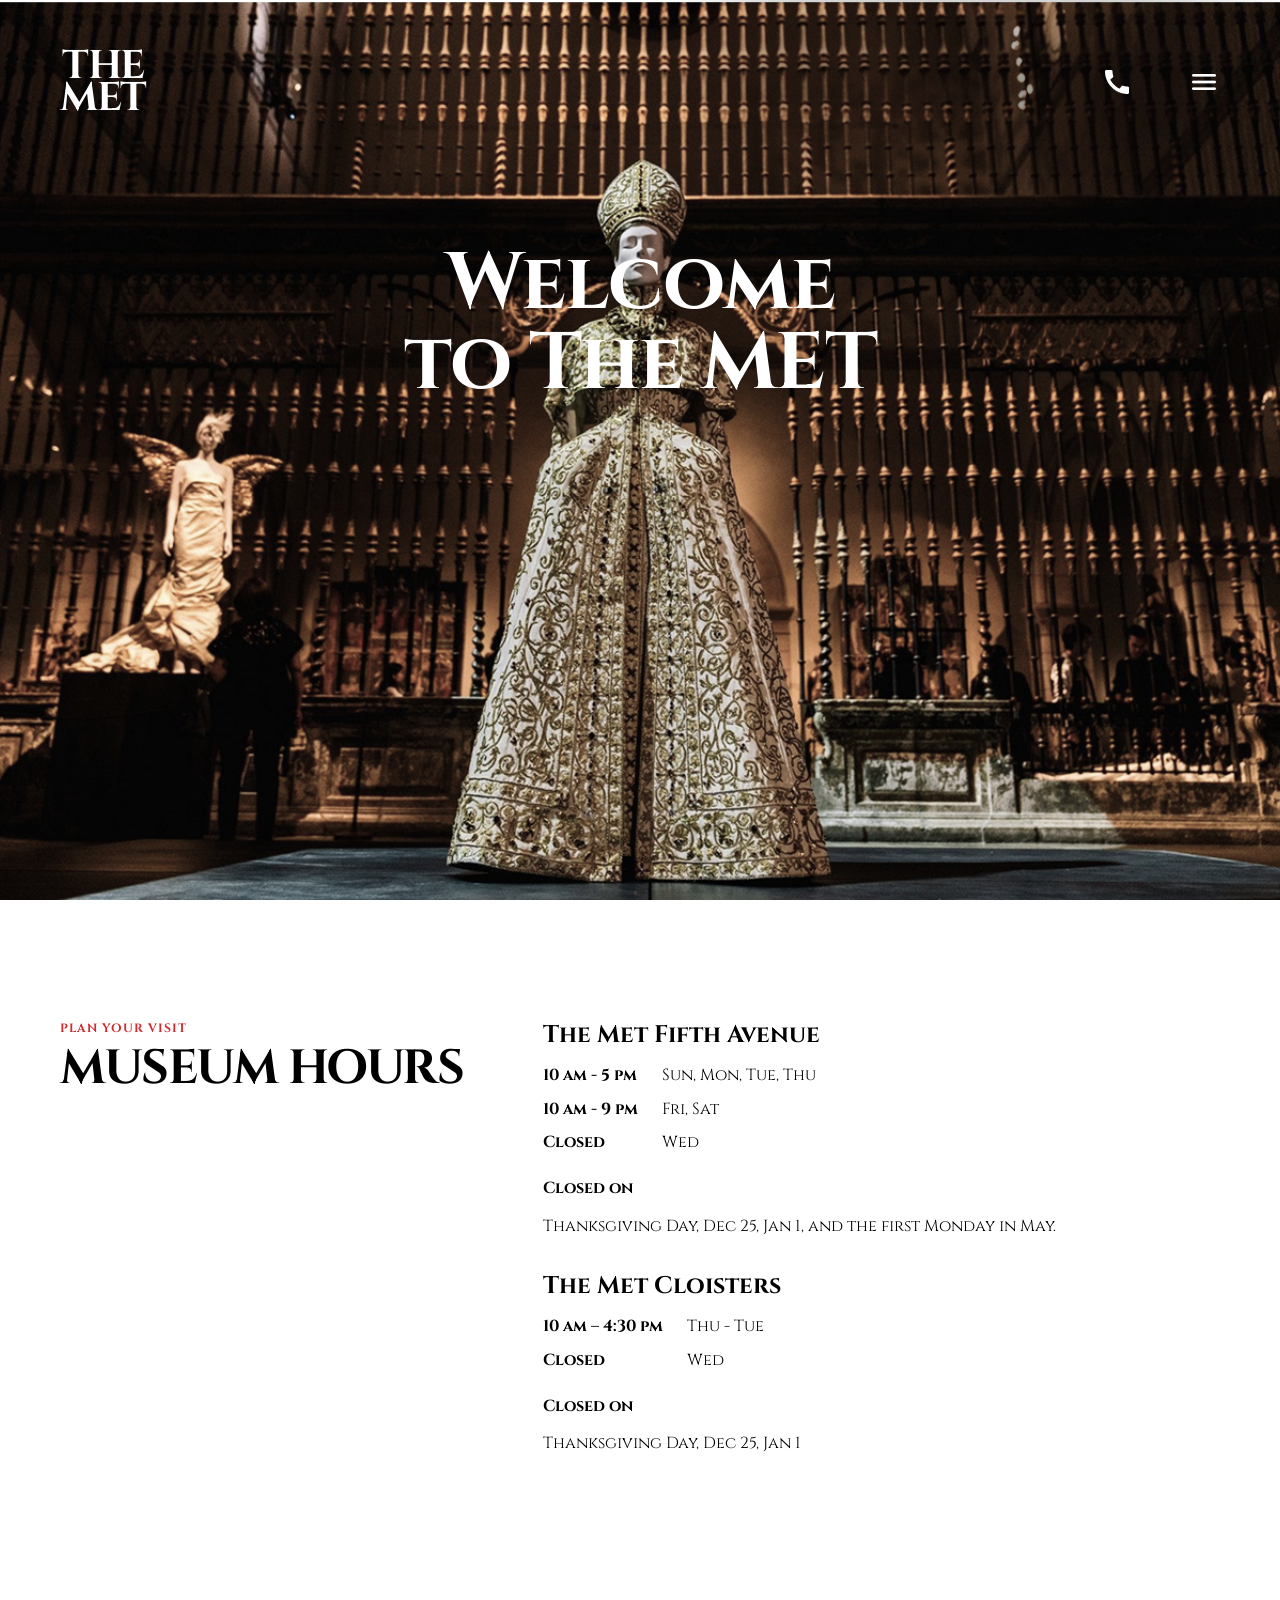
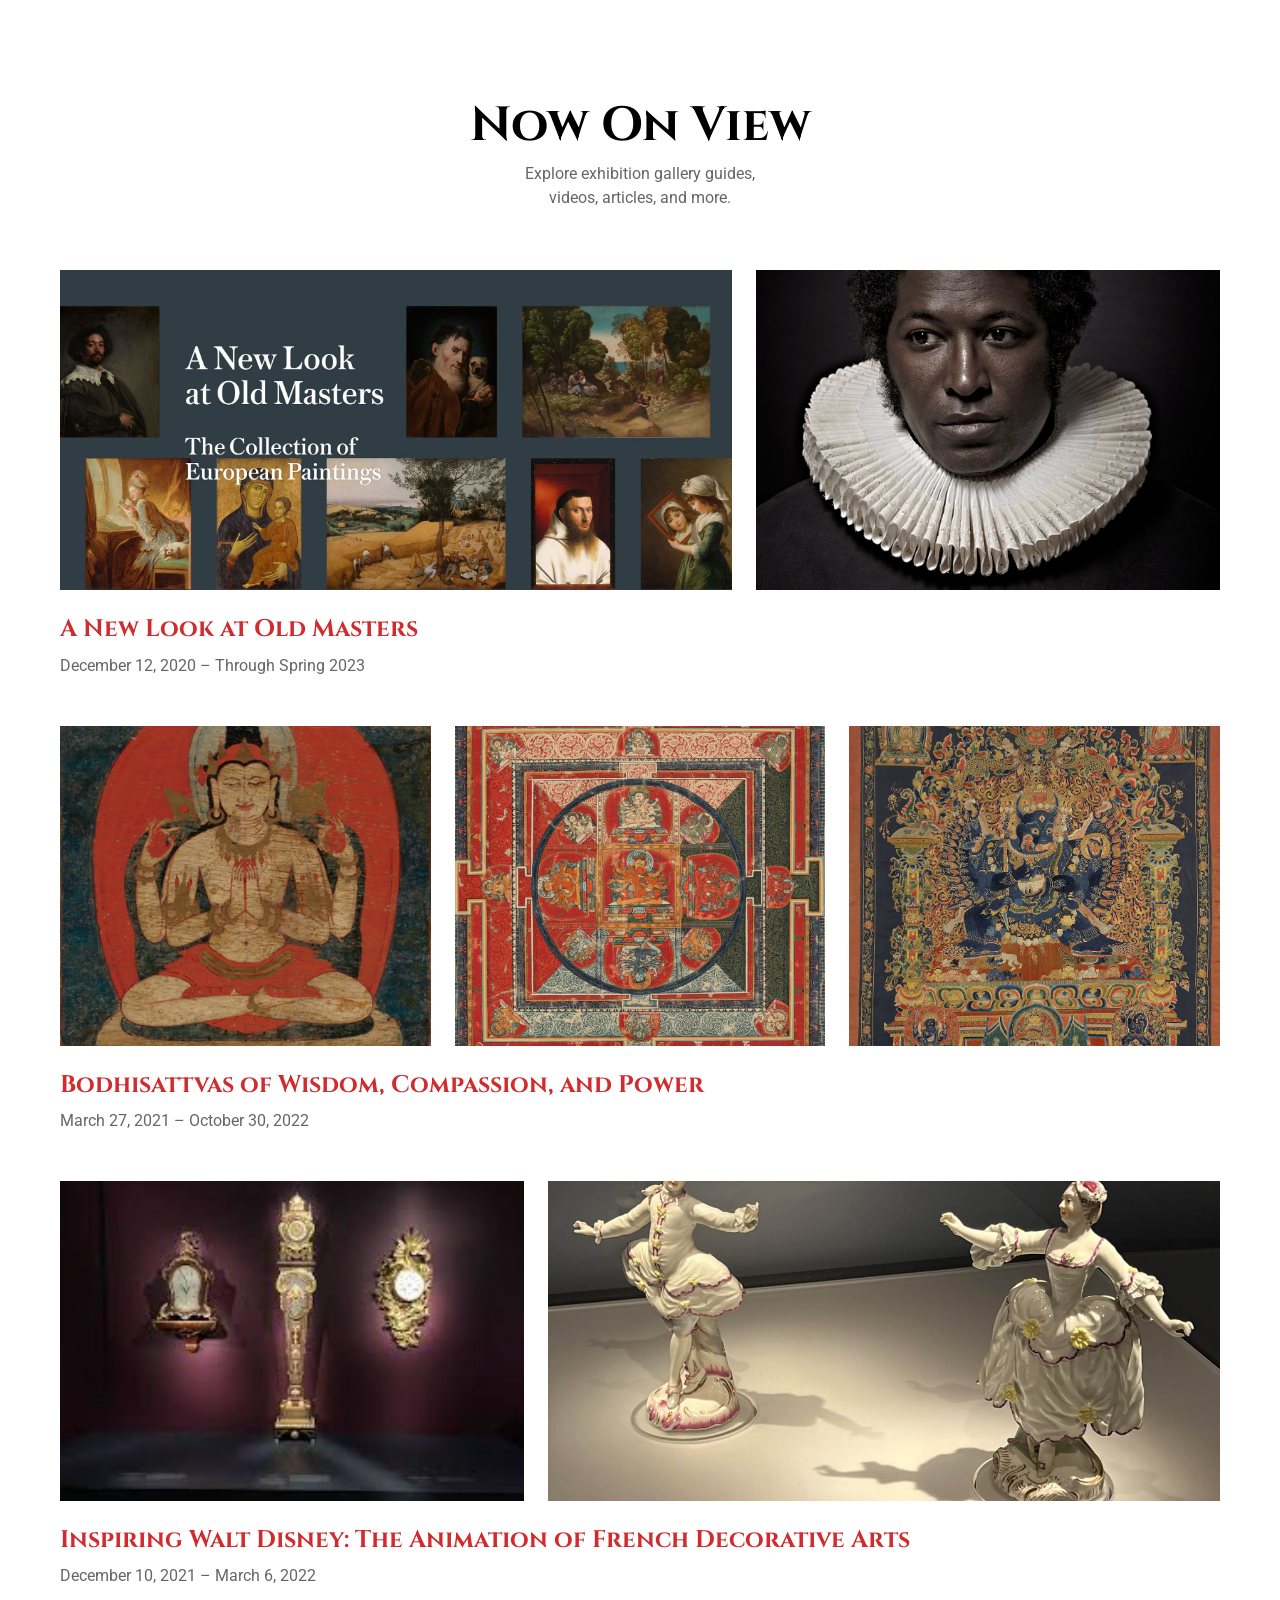
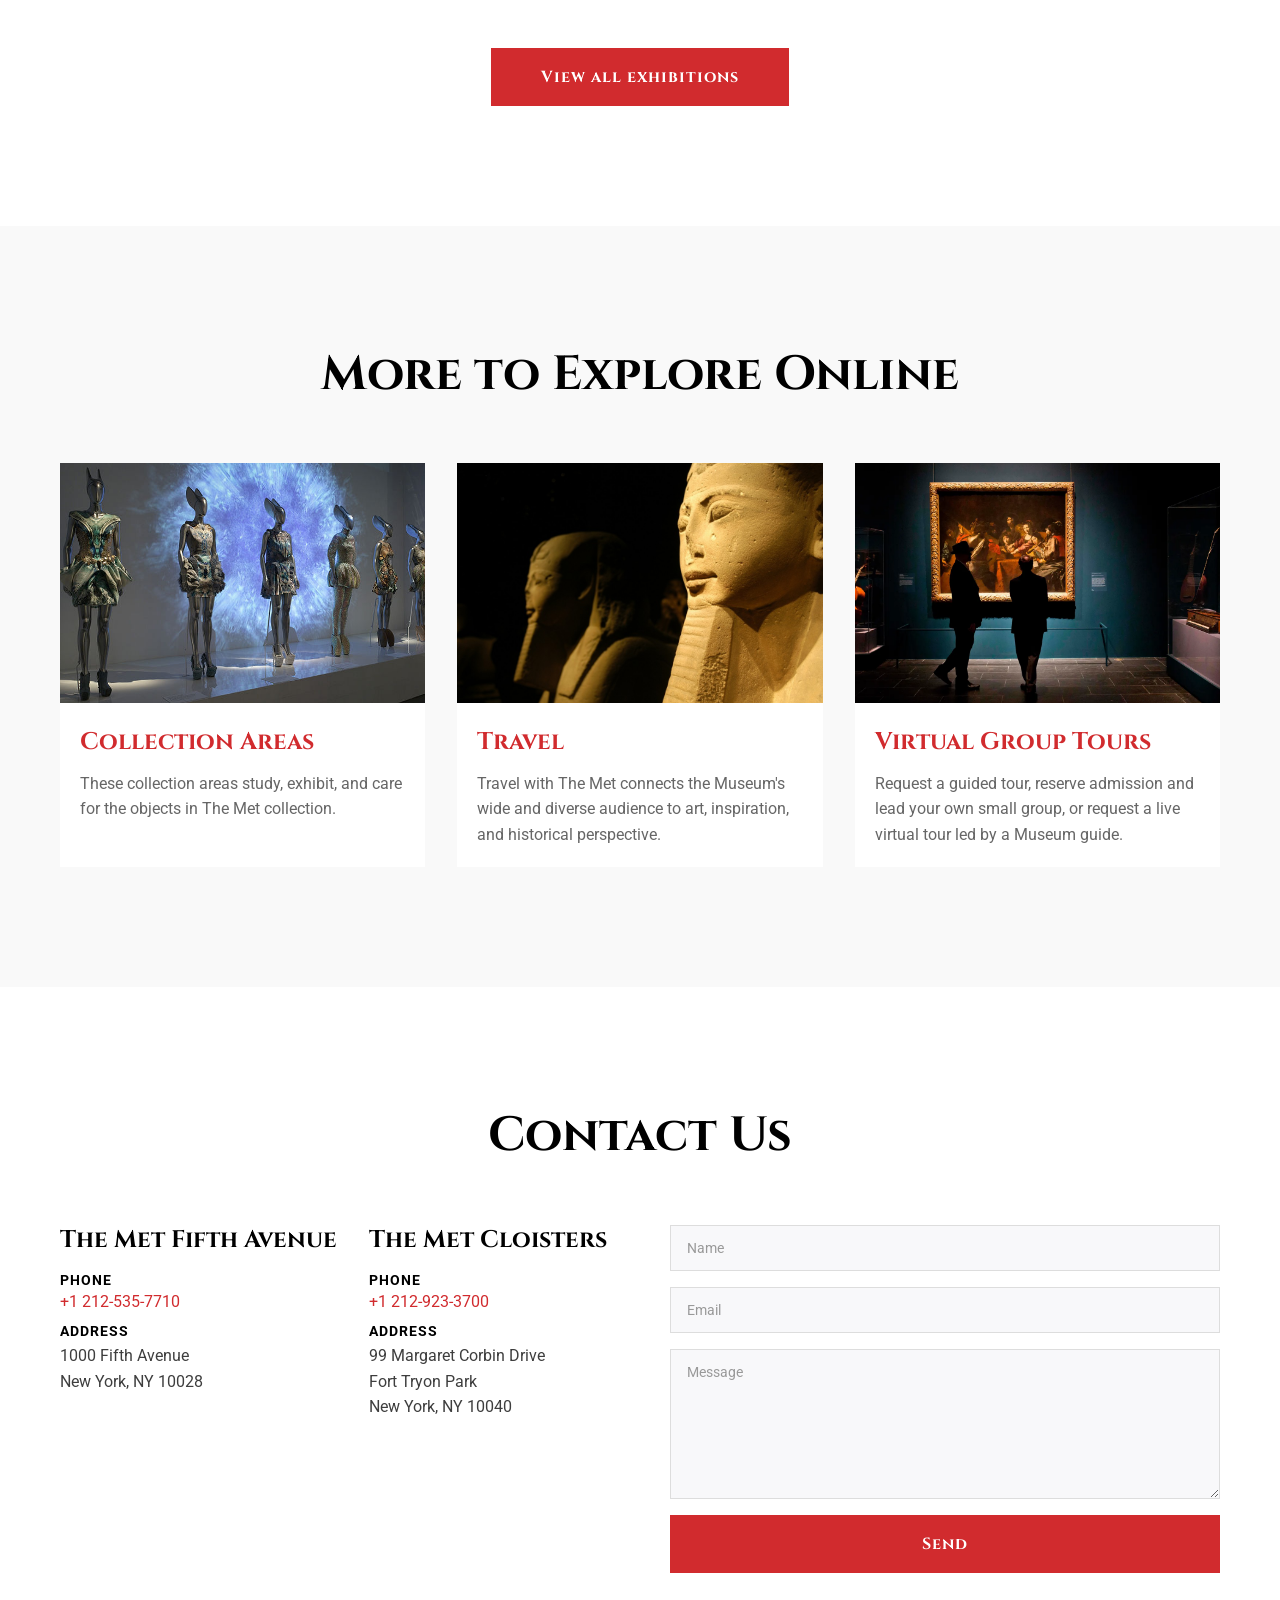
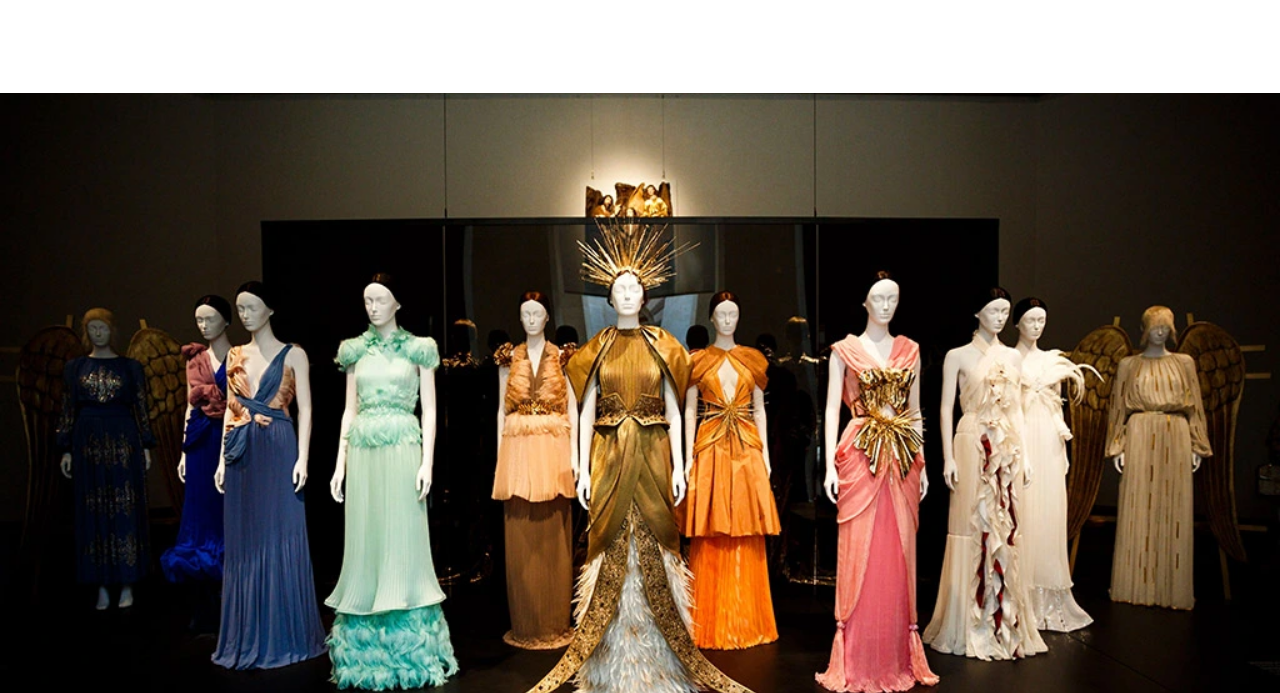
<file: index.html>
<!doctype html><html lang="en" class="page"><head><meta charset="utf-8"><meta name="viewport" content="width=device-width, initial-scale=1.0"><title>The MET - Museum Landing Page</title><link rel="icon" href="favicon.7ab8602b.png"><link rel="stylesheet" href="index.e0c8e152.css"><link rel="preconnect" href="https://fonts.googleapis.com"><link rel="preconnect" href="https://fonts.gstatic.com"><link href="https://fonts.googleapis.com/css2?family=Cinzel:wght@400;700&family=Roboto:wght@400;700&display=swap" rel="stylesheet"><script src="index.cabb280d.js" defer></script></head><body class="page__body">  <header class="header" id="home"> <div class="container"> <div class="header__top"> <a href="#" class="logo">THE <br> MET</a> <div class="header__controls"> <div class="header__phone"> <a href="tel:+12125357710" class="icon icon--phone" aria-label="Call us"></a> <div class="header__controls-hover-links-block"> <span class="header__controls-hover-link">The Met Fifth Avenue</span> <a class="header__controls-hover-link" href="tel:+1 212 535-77-10">+1 212-535-7710</a> <span class="header__controls-hover-link">The Met Cloisters</span> <a href="tel:+1 234 555-55-55" class="header__controls-hover-link">+1 234 555-55-55</a> </div> </div> <a href="#menu" class="icon icon--burger" aria-label="Open menu"></a> </div> </div> <h1 class="header__title">Welcome <br> to The MET</h1> </div> </header>  <aside class="menu" id="menu"> <div class="container"> <div class="menu__top"> <a href="#" class="logo">THE <br> MET</a> <a href="#" class="icon icon--close" aria-label="Close menu"></a> </div> <ul class="menu__list"> <li class="menu__item"> <a class="menu__link" href="#home">Home</a> </li> <li class="menu__item"> <a class="menu__link" href="#about">About Us</a> </li> <li class="menu__item"> <a class="menu__link" href="#gallery">Gallery</a> </li> <li class="menu__item"> <a class="menu__link" href="#explore">Explore Online</a> </li> <li class="menu__item"> <a class="menu__link" href="#contacts">Contacts</a> </li> </ul> <div class="menu__contacts"> <div class="menu__contact-block"> <h3 class="menu__contact-title">The Met Fifth Avenue</h3> <a class="menu__contact-link" href="tel:+12125357710">+1 212-535-7710</a> </div> <div class="menu__contact-block"> <h3 class="menu__contact-title">The Met Cloisters</h3> <a class="menu__contact-link" href="tel:+12129233700">+1 212-923-3700</a> </div> <a class="menu__cta" href="#contacts">Call to order</a> </div> </div> </aside> <main class="main"> <section class="hours" id="about"> <div class="container"> <div class="hours__wrapper"> <div class="hours__header"> <p class="hours__subtitle">Plan your visit</p> <h2 class="hours__title">Museum hours</h2> </div> <div class="hours__content"> <div class="hours__block"> <h3 class="hours__location">The Met Fifth Avenue</h3> <div class="hours__schedule"> <div class="hours__times"> <span>10 am - 5 pm</span> <span>10 am - 9 pm</span> <span>Closed</span> </div> <div class="hours__days"> <span>Sun, Mon, Tue, Thu</span> <span>Fri, Sat</span> <span>Wed</span> </div> </div> <h4 class="hours__closed-title">Closed on</h4> <p class="hours__closed-text">Thanksgiving Day, Dec 25, Jan 1, and the first Monday in May.</p> </div> <div class="hours__block"> <h3 class="hours__location">The Met Cloisters</h3> <div class="hours__schedule"> <div class="hours__times"> <span>10 am – 4:30 pm</span> <span>Closed</span> </div> <div class="hours__days"> <span>Thu - Tue</span> <span>Wed</span> </div> </div> <h4 class="hours__closed-title">Closed on</h4> <p class="hours__closed-text">Thanksgiving Day, Dec 25, Jan 1</p> </div> </div> </div> </div> </section> <section class="gallery" id="gallery"> <div class="container"> <div class="gallery__header"> <h2 class="gallery__title">Now On View</h2> <p class="gallery__subtitle">Explore exhibition gallery guides, <br> videos, articles, and more.</p> </div> <div class="gallery__grid"> <article class="exhibition"> <div class="exhibition__images exhibition__images-first"> <img class="exhibition__image exhibition__image-first" src="image-1-second.bc9f3609.png" alt="A New Look at Old Masters exhibition"> <img class="exhibition__image exhibition__image-second" src="image-2-second.b50f4a72.png" alt="Old Masters artwork detail"> </div> <div class="exhibition__info"> <h3 class="exhibition__name">A New Look at Old Masters</h3> <p class="exhibition__date">December 12, 2020 – Through Spring 2023</p> </div> </article> <article class="exhibition"> <div class="exhibition__images exhibition__images--triple"> <img class="exhibition__image" src="image-3-second.63964878.png" alt="Bodhisattvas exhibition"> <img class="exhibition__image" src="image-4-second.34d920ac.png" alt="Bodhisattvas artwork"> <img class="exhibition__image" src="image-5-second.73bccd0c.png" alt="Bodhisattvas sculpture"> </div> <div class="exhibition__info"> <h3 class="exhibition__name">Bodhisattvas of Wisdom, Compassion, and Power</h3> <p class="exhibition__date">March 27, 2021 – October 30, 2022</p> </div> </article> <article class="exhibition"> <div class="exhibition__images exhibition__images-last"> <img class="exhibition__image exhibition__image-down-f" src="image-6-second.1eeae423.png" alt="Walt Disney exhibition"> <img class="exhibition__image exhibition__image-down-s" src="image-7-second.1bf94be8.png" alt="French Decorative Arts"> </div> <div class="exhibition__info"> <h3 class="exhibition__name">Inspiring Walt Disney: The Animation of French Decorative Arts</h3> <p class="exhibition__date">December 10, 2021 – March 6, 2022</p> </div> </article> </div> <button class="btn gallery__button">View all exhibitions</button> </div> </section> <section class="explore" id="explore"> <div class="container"> <h2 class="explore__title">More to Explore Online</h2> <div class="explore__grid"> <article class="explore-card"> <img class="explore-card__image" src="image-1-last.9f0a8507.png" alt="Collection Areas"> <h3 class="explore-card__title">Collection Areas</h3> <p class="explore-card__text">These collection areas study, exhibit, and care for the objects in The Met collection.</p> </article> <article class="explore-card"> <img class="explore-card__image" src="image-2-last.6fdd510c.png" alt="Travel"> <h3 class="explore-card__title">Travel</h3> <p class="explore-card__text">Travel with The Met connects the Museum's wide and diverse audience to art, inspiration, and historical perspective.</p> </article> <article class="explore-card"> <img class="explore-card__image" src="image-3-last.2ac6b39e.png" alt="Virtual group tours"> <h3 class="explore-card__title">Virtual Group Tours</h3> <p class="explore-card__text">Request a guided tour, reserve admission and lead your own small group, or request a live virtual tour led by a Museum guide.</p> </article> </div> </div> </section> <section class="contacts" id="contacts"> <div class="container"> <h2 class="contacts__title">Contact Us</h2> <div class="contacts__wrapper"> <div class="contacts__info"> <div class="contact-block"> <h3 class="contact-block__title">The Met Fifth Avenue</h3> <div class="contact-block__item"> <span class="contact-block__label">Phone</span> <a class="contact-block__link" href="tel:+12125357710">+1 212-535-7710</a> </div> <div class="contact-block__item"> <span class="contact-block__label">Address</span> <a class="contact-block__address" href="https://maps.app.goo.gl/UM3Bh3h9xUotvFBQ9"> 1000 Fifth Avenue<br> New York, NY 10028 </a> </div> </div> <div class="contact-block"> <h3 class="contact-block__title">The Met Cloisters</h3> <div class="contact-block__item"> <span class="contact-block__label">Phone</span> <a class="contact-block__link" href="tel:+12129233700">+1 212-923-3700</a> </div> <div class="contact-block__item"> <span class="contact-block__label">Address</span> <a class="contact-block__address" href="https://maps.app.goo.gl/VdKwBu7RiexcL4bL7"> 99 Margaret Corbin Drive<br> Fort Tryon Park<br> New York, NY 10040 </a> </div> </div> </div> <form class="contact-form" action="#" onsubmit="this.reset(); return false;"> <input class="contact-form__input" type="text" name="name" placeholder="Name" required> <input class="contact-form__input" type="email" name="email" placeholder="Email" required> <textarea class="contact-form__textarea" name="message" placeholder="Message" required></textarea> <button class="btn contact-form__button" type="submit">Send</button> </form> </div> </div> </section> </main> <footer class="footer"></footer> </body></html>
</file>
<file: index.e0c8e152.css>
.header{color:#fff;background-image:url(fon.c78c3315.png);background-position:50%;background-repeat:no-repeat;background-size:cover;height:100vh;position:relative}.header__top{-ms-flex-pack:justify;justify-content:space-between;-ms-flex-align:center;align-items:center;padding:30px 0;display:-ms-flexbox;display:flex}@media (min-width:768px){.header__top{padding:50px 0}}.header__controls{gap:32px;display:-ms-flexbox;display:flex}@media (min-width:768px){.header__controls{gap:55px}}.header__title{letter-spacing:-1.5px;text-align:center;margin:80px 0 0;font-family:Cinzel,serif;font-size:48px;font-weight:700;line-height:1}@media (min-width:768px){.header__title{font-size:80px}}.header__phone{position:relative}.header__phone .header__controls-hover-links-block{visibility:hidden;opacity:0;z-index:10;-ms-flex-direction:column;flex-direction:column;-ms-flex-align:end;align-items:end;width:max-content;padding:10px;transition:opacity .3s,visibility .3s;display:-ms-flexbox;display:flex;position:absolute;top:-50px;right:35px}.header__phone .header__controls-hover-link{color:#fff;font-family:Cinzel,serif;font-weight:700;font-style:Bold;vertical-align:middle;text-transform:uppercase;padding:5px 0 0;font-size:16px;line-height:27px;text-decoration:none;transition:color .3s}.header__phone .header__controls-hover-link:hover{color:#e6e6e6}.header__phone:hover .header__controls-hover-links-block{visibility:visible;opacity:1}.menu{z-index:100;color:#fff;opacity:0;pointer-events:none;background-color:#d12b2e;min-height:100vh;transition:all .3s;position:fixed;top:0;bottom:0;left:0;right:0;overflow:auto;transform:translate(-100%)}.menu:target{opacity:1;pointer-events:all;transform:translate(0)}.menu__top{-ms-flex-pack:justify;justify-content:space-between;-ms-flex-align:center;align-items:center;padding:30px 0;display:-ms-flexbox;display:flex}@media (min-width:768px){.menu__top{padding:32px 0}}.menu__list{padding:0;list-style:none}.menu__item{margin-bottom:24px}@media (min-width:768px){.menu__item{margin-bottom:32px}}.menu__link{letter-spacing:2px;text-transform:uppercase;color:inherit;font-family:Cinzel,serif;font-size:18px;font-weight:700;line-height:1.2;text-decoration:none;position:relative}@media (min-width:768px){.menu__link{font-size:22px}}.menu__link:after{content:"";transform-origin:0;background-color:#fff;width:100%;height:1px;transition:transform .3s;position:absolute;bottom:-8px;left:0;transform:scaleX(0)}.menu__link:hover:after{transform:scaleX(1)}.menu__contacts{margin-top:40px}@media (min-width:768px){.menu__contacts{margin-top:60px}}.menu__contact-block{margin-bottom:16px}.menu__contact-title{text-transform:uppercase;margin:0 0 4px;font-family:Cinzel,serif;font-size:14px;font-weight:700;line-height:1.6}@media (min-width:768px){.menu__contact-title{font-size:16px}}.menu__contact-link{color:inherit;font-family:Cinzel,serif;font-weight:700;font-style:Bold;vertical-align:middle;text-transform:uppercase;font-size:16px;line-height:27px;text-decoration:none}@media (min-width:768px){.menu__contact-link{font-size:16px}}.menu__contact-link:hover{text-decoration:underline}.menu__cta{text-transform:uppercase;color:#fff;border-bottom:1px solid #fff;margin-top:24px;font-family:Cinzel,serif;font-size:14px;font-weight:700;text-decoration:none;transition:opacity .3s;display:inline-block}@media (min-width:768px){.menu__cta{font-size:16px}}.menu__cta:hover{opacity:.7}.hours{padding:80px 0}@media (min-width:768px){.hours{padding:120px 0}}.hours__wrapper{-ms-flex-direction:column;flex-direction:column;gap:40px;display:-ms-flexbox;display:flex}@media (min-width:768px){.hours__wrapper{-ms-flex-direction:row;flex-direction:row;gap:80px}}.hours__header{-ms-flex-negative:0;flex-shrink:0}.hours__subtitle{text-transform:uppercase;letter-spacing:1px;color:#d12b2e;margin:0 0 8px;font-family:Cinzel,serif;font-size:12px;font-weight:700;line-height:1.4}.hours__title{letter-spacing:-1.5px;text-transform:uppercase;margin:0;font-family:Cinzel,serif;font-size:36px;font-weight:700;line-height:1}@media (min-width:768px){.hours__title{font-size:48px}}.hours__content{-ms-flex-direction:column;flex-direction:column;-ms-flex:1;flex:1;gap:32px;display:-ms-flexbox;display:flex}.hours__block{-ms-flex-direction:column;flex-direction:column;gap:12px;display:-ms-flexbox;display:flex}.hours__location{margin:0;font-family:Cinzel,serif;font-size:20px;font-weight:700;line-height:1.3}@media (min-width:768px){.hours__location{font-size:24px}}.hours__schedule{gap:24px;display:-ms-flexbox;display:flex}.hours__times,.hours__days{-ms-flex-direction:column;flex-direction:column;gap:8px;font-size:14px;line-height:1.6;display:-ms-flexbox;display:flex}@media (min-width:768px){.hours__times,.hours__days{font-size:16px}}.hours__times{font-family:Cinzel,serif;font-weight:700}.hours__days{font-family:Cinzel,serif;font-weight:400}.hours__closed-title{margin:8px 0 0;font-family:Cinzel,serif;font-size:14px;font-weight:700;line-height:1.6}@media (min-width:768px){.hours__closed-title{font-size:16px}}.hours__closed-text{margin:0;font-family:Cinzel,serif;font-size:14px;font-weight:400;line-height:1.6}@media (min-width:768px){.hours__closed-text{font-size:16px}}.gallery{padding:80px 0}@media (min-width:768px){.gallery{padding:120px 0}}.gallery__header{text-align:center;margin-bottom:40px}@media (min-width:768px){.gallery__header{margin-bottom:60px}}.gallery__title{margin:0 0 8px;font-family:Cinzel,serif;font-size:36px;font-weight:700;line-height:1.2}@media (min-width:768px){.gallery__title{font-size:48px}}.gallery__subtitle{color:#666;margin:0;font-size:16px;line-height:1.5}.gallery__grid{gap:32px;margin-bottom:40px;display:grid}@media (min-width:768px){.gallery__grid{gap:48px;margin-bottom:60px}}.gallery__button{margin:0 auto;display:block}@media (min-width:768px){.gallery__button{width:auto!important}}.exhibition__images{grid-template-columns:repeat(2,1fr);gap:16px;margin-bottom:20px;display:grid}@media (min-width:768px){.exhibition__images{gap:24px;margin-bottom:24px}}@media (max-width:768px){.exhibition__images{grid-template-columns:repeat(3,1fr)}.exhibition__images-first,.exhibition__images-last{grid-template-columns:repeat(2,1fr)}}@media (min-width:768px){.exhibition__images--triple{grid-template-columns:repeat(3,1fr)}}.exhibition__image{object-fit:cover;cursor:pointer;width:100%;height:280px;transition:transform .3s}@media (max-width:768px){.exhibition__image{height:130px}}@media (min-width:768px){.exhibition__image{height:320px}.exhibition__image-first,.exhibition__image-down-s{width:672px}}.exhibition__image:hover{transform:scale(1.06)}.exhibition__info{-ms-flex-direction:column;flex-direction:column;gap:8px;display:-ms-flexbox;display:flex}.exhibition__name{color:#d12b2e;margin:0;font-family:Cinzel,serif;font-size:20px;font-weight:700;line-height:1.3}@media (min-width:768px){.exhibition__name{font-size:24px}}.exhibition__date{color:#666;margin:0;font-size:14px;line-height:1.5}@media (min-width:768px){.exhibition__date{font-size:16px}}.explore{background-color:#f9f9f9;padding:80px 0}@media (min-width:768px){.explore{padding:120px 0}}.explore__title{text-align:center;margin:0 0 40px;font-family:Cinzel,serif;font-size:36px;font-weight:700;line-height:1.2}@media (min-width:768px){.explore__title{margin-bottom:60px;font-size:48px}}.explore__grid{gap:24px;display:grid}@media (min-width:768px){.explore__grid{grid-template-columns:repeat(3,1fr);gap:32px}}.explore-card{background-color:#fff;transition:transform .3s;overflow:hidden}.explore-card:hover{transform:translateY(-8px)}.explore-card__image{object-fit:cover;width:100%;height:200px}@media (min-width:768px){.explore-card__image{height:240px}}.explore-card__title{color:#d12b2e;margin:20px 20px 12px;font-family:Cinzel,serif;font-size:20px;font-weight:700;line-height:1.3}@media (min-width:768px){.explore-card__title{font-size:24px}}.explore-card__text{color:#666;margin:0 20px 20px;font-size:14px;line-height:1.6}@media (min-width:768px){.explore-card__text{font-size:16px}}.contacts{padding:80px 0}@media (min-width:768px){.contacts{padding:120px 0}}.contacts__title{text-align:center;margin:0 0 40px;font-family:Cinzel,serif;font-size:36px;font-weight:700;line-height:1.2}@media (min-width:768px){.contacts__title{margin-bottom:60px;font-size:48px}}.contacts__wrapper{gap:40px;display:grid}@media (min-width:768px){.contacts__wrapper{grid-template-columns:1fr 1fr;gap:60px}}.contacts__info{gap:32px;display:-ms-flexbox;display:flex}.contact-form{-ms-flex-direction:column;flex-direction:column;gap:16px;display:-ms-flexbox;display:flex}.contact-form__input,.contact-form__textarea{font-family:Roboto,sans-serif;font-weight:400;font-style:Regular;background-color:#f8f8fa;border:1px solid #ddd;padding:12px 16px;font-size:14px;line-height:20px;transition:border-color .3s}.contact-form__input::placeholder{color:#999}.contact-form__input::placeholder{color:#999}.contact-form__textarea::placeholder{color:#999}.contact-form__textarea::placeholder{color:#999}.contact-form__textarea{resize:vertical;background-color:#f8f8fa;min-height:150px}.contact-form__button{-ms-flex-item-align:start;align-self:flex-start}.contact-form__textarea:focus{border-color:#d12b2e;outline:none}.footer{background-image:url(footer-img.76eab31d.png);background-position:50%;background-repeat:no-repeat;background-size:cover;height:400px}@media (min-width:768px){.footer{height:600px}}*{box-sizing:border-box;scroll-behavior:smooth}.page{color:#000;margin:0;padding:0;font-family:Roboto,sans-serif}.page__body{margin:0;overflow-x:hidden}.page__body:has(.menu:target){height:100vh;overflow:hidden}.container{max-width:1200px;margin:0 auto;padding:0 20px}.logo{letter-spacing:-1.5px;text-align:center;color:#fff;font-family:Cinzel,serif;font-size:32px;font-weight:700;line-height:.8;text-decoration:none;transition:opacity .3s}@media (min-width:768px){.logo{font-size:40px}}.logo:hover{opacity:.8}.icon{background-position:50%;background-repeat:no-repeat;background-size:contain;width:32px;height:32px;transition:transform .3s;display:block}.icon:hover{transform:scale(1.1)}.icon--phone{background-image:url(Icon-Phone-call.98ef2054.png)}.icon--burger{background-image:url(Icon-Burger-menu.dfa7535c.png)}.icon--burger:hover{background-image:url(Icon-Burger-menu-hover.6d84898d.png)}.icon--close{background-image:url(Icon-Close.b76693be.png)}.btn{letter-spacing:1px;color:#fff;cursor:pointer;background-color:#d12b2e;border:2px solid #d12b2e;width:100%;padding:16px 48px;font-family:Cinzel,serif;font-size:16px;font-weight:700;transition:all .3s}.btn:hover{color:#d12b2e;background-color:transparent}.contact-block__title{margin:0 0 16px;font-family:Cinzel,serif;font-size:20px;font-weight:700;line-height:1.3}@media (min-width:768px){.contact-block__title{font-size:24px}}.contact-block__item{margin-bottom:12px}.contact-block__label{text-transform:uppercase;letter-spacing:1px;margin-bottom:4px;font-size:14px;font-weight:700;display:block}.contact-block__link{color:#d12b2e;font-size:16px;text-decoration:none}.contact-block__link:hover{text-decoration:underline}.contact-block__address{color:#3e3e3e;font-size:16px;font-style:normal;line-height:1.6;text-decoration:none}
/*# sourceMappingURL=index.e0c8e152.css.map */
</file>
